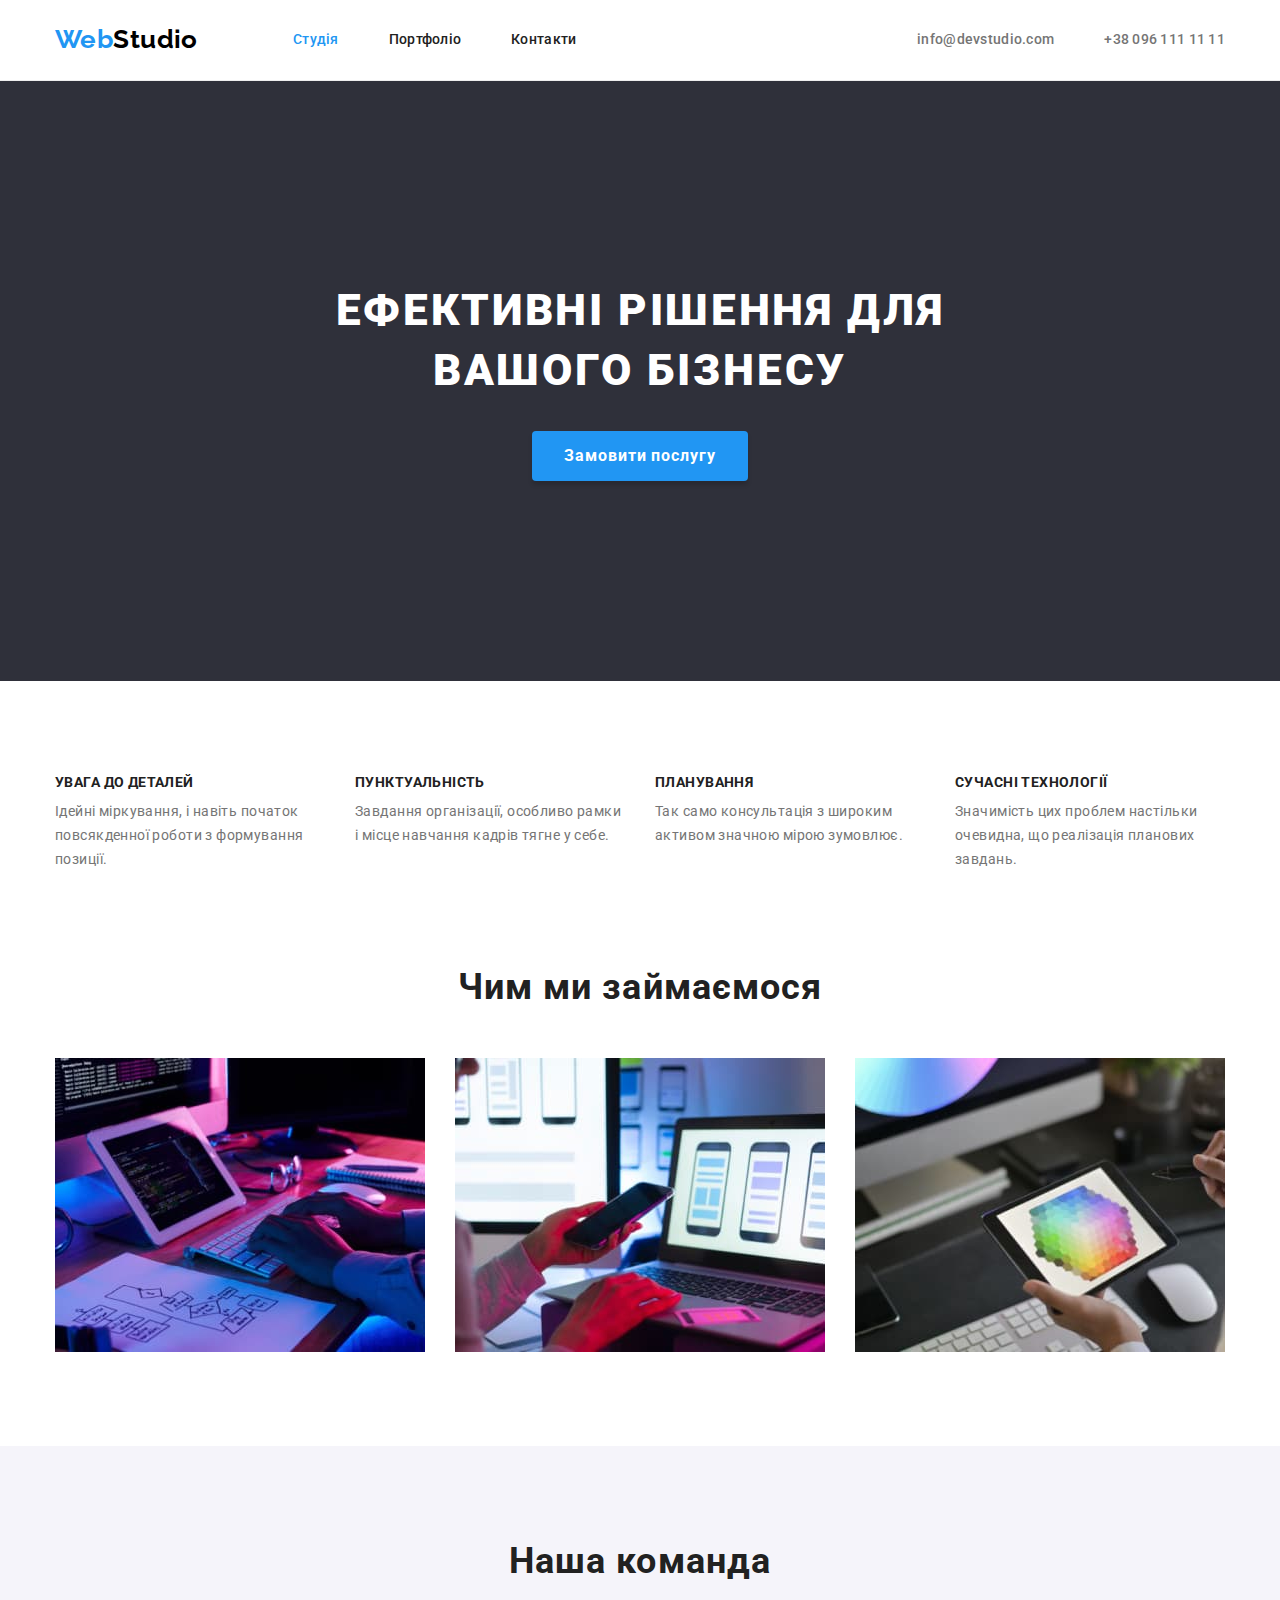
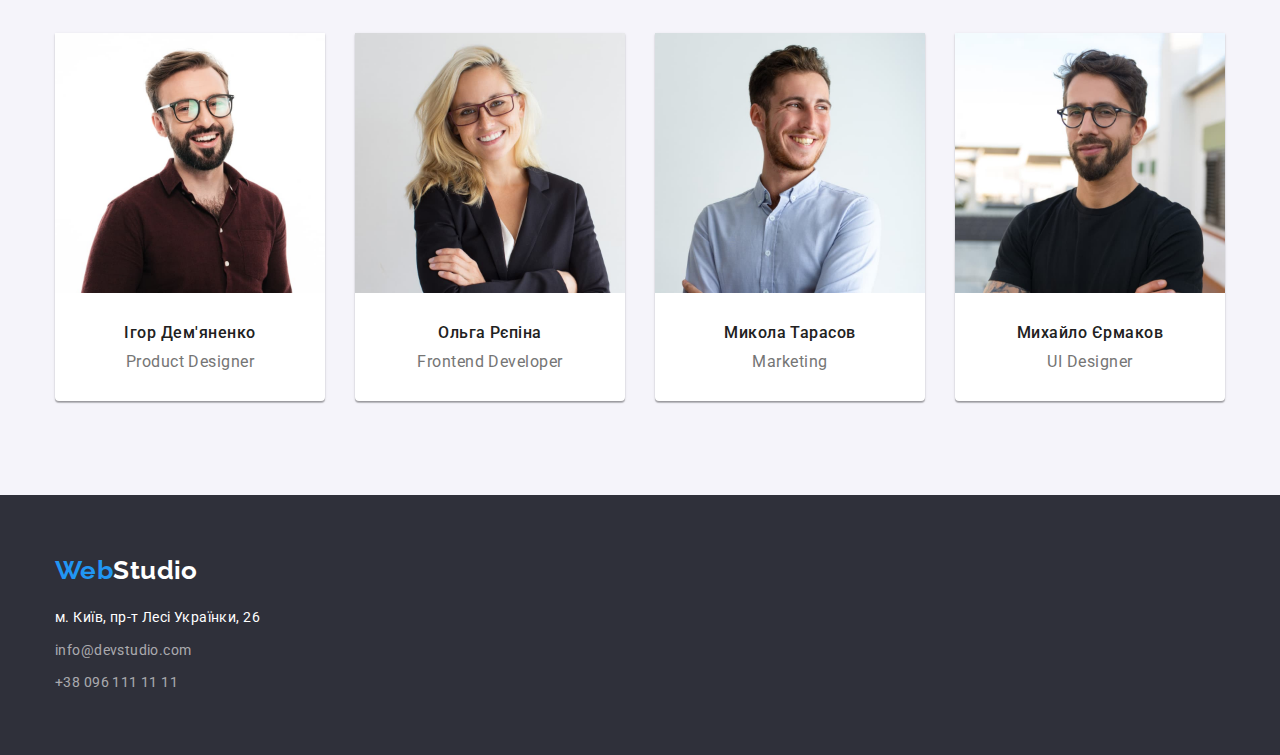
<file: index.html>
<!DOCTYPE html>
<html lang="uk">
  <head>
    <meta charset="UTF-8" />
    <meta http-equiv="X-UA-Compatible" content="IE=edge" />
    <meta name="viewport" content="width=device-width, initial-scale=1.0" />
    <title>Document</title>
    <link
      href="https://fonts.googleapis.com/css2?family=Raleway:wght@700&family=Roboto:wght@400;500;700;900&display=swap"
      rel="stylesheet"
    />
    <link
      rel="stylesheet"
      href="https://cdn.jsdelivr.net/npm/modern-normalize@1.1.0/modern-normalize.min.css"
    />
    <link rel="stylesheet" href="./css/styles.css" />
  </head>

  <body>
    <header class="header">
      <div class="container">
        <!-- Головна навігація -->
        <nav class="nav">
          <a class="logo link" href="./index.html"
            ><span class="logo-text">Web</span>Studio</a
          >
          <ul class="list">
            <li class="item">
              <a class="link current" href="./index.html">Студія</a>
            </li>
            <li class="item">
              <a class="link" href="./portfolio.html">Портфоліо</a>
            </li>
            <li class="item">
              <a class="link" href="#address">Контакти</a>
            </li>
          </ul>
        </nav>
        <ul class="contacts list">
          <li class="item">
            <a class="link" href="mailto:info@devstudio.com"
              >info@devstudio.com</a
            >
          </li>
          <li class="item">
            <a class="link" href="tel:+380961111111">+38 096 111 11 11</a>
          </li>
        </ul>
      </div>
    </header>
    <main>
      <!-- Блок Герой -->
      <section class="hero">
        <div class="container">
          <h1 class="hero-titel">
            Ефективні рішення для <br />
            вашого бізнесу
          </h1>
          <button class="button" type="button">Замовити послугу</button>
        </div>
      </section>
      <!-- Наші переваги -->
      <section class="advantages section">
        <div class="container">
          <h2 class="hidden">УВАГА ДО ДЕТАЛЕЙ</h2>
          <ul class="list">
            <li class="item">
              <h3 class="sup-titel">УВАГА ДО ДЕТАЛЕЙ</h3>
              <p class="text">
                Ідейні міркування, і навіть початок повсякденної роботи з
                формування позиції.
              </p>
            </li>
            <li class="item">
              <h3 class="sup-titel">ПУНКТУАЛЬНІСТЬ</h3>
              <p class="text">
                Завдання організації, особливо рамки і місце навчання кадрів
                тягне у себе.
              </p>
            </li>
            <li class="item">
              <h3 class="sup-titel">ПЛАНУВАННЯ</h3>
              <p class="text">
                Так само консультація з широким активом значною мірою зумовлює.
              </p>
            </li>
            <li class="item">
              <h3 class="sup-titel">СУЧАСНІ ТЕХНОЛОГІЇ</h3>
              <p class="text">
                Значимість цих проблем настільки очевидна, що реалізація
                планових завдань.
              </p>
            </li>
          </ul>
        </div>
      </section>
      <!-- Чим ми займаємося -->
      <section class="work section">
        <div class="container">
          <h2 class="titel">Чим ми займаємося</h2>
          <ul class="list">
            <li class="item">
              <img
                src="./foto/foto1.jpg"
                alt="Робота з кодом"
                width="370"
                height="294"
              />
            </li>
            <li class="item">
              <img
                src="./foto/foto2jpg.jpg"
                alt="Мобільні додатки"
                width="370"
                height="294"
              />
            </li>
            <li class="item">
              <img
                src="./foto/foto3.jpg"
                alt="Веб-дизайн"
                width="370"
                height="294"
              />
            </li>
          </ul>
        </div>
      </section>
      <!-- Команда -->
      <section class="team section">
        <div class="container">
          <h2 class="titel">Наша команда</h2>
          <ul class="list">
            <li class="card">
              <img src="./foto/img-1.jpg" alt="Игорь" width="270" />
              <div class="wrapper">
                <h3 class="title">Ігор Дем'яненко</h3>
                <p class="texto">Product Designer</p>
              </div>
            </li>
            <li class="card">
              <img src="./foto/img-2.jpg" alt="Ольга" width="270" />
              <div class="wrapper">
                <h3 class="title">Ольга Рєпіна</h3>
                <p class="texto">Frontend Developer</p>
              </div>
            </li>
            <li class="card">
              <img src="./foto/img-3jpg.jpg" alt="Николай" width="270" />
              <div class="wrapper">
                <h3 class="title">Микола Тарасов</h3>
                <p class="texto">Marketing</p>
              </div>
            </li>
            <li class="card">
              <img src="./foto/img-4jpg.jpg" alt="Михаил" width="270" />
              <div class="wrapper">
                <h3 class="title">Михайло Єрмаков</h3>
                <p class="texto">UI Designer</p>
              </div>
            </li>
          </ul>
        </div>
      </section>
    </main>
    <!-- Футер -->
    <footer class="footer">
      <div class="container">
        <a class="logo link" href="./index.html"
          ><span class="logo-text">Web</span>Studio</a
        >
        <address id="address" class="address">
          <p class="text">м. Київ, пр-т Лесі Українки, 26</p>
          <ul class="list">
            <li>
              <a class="link" href="mailto:info@devstudio.com"
                >info@devstudio.com</a
              >
            </li>
            <li>
              <a class="link" href="tel:+380961111111">+38 096 111 11 11</a>
            </li>
          </ul>
        </address>
      </div>
    </footer>
  </body>
</html>
</file>
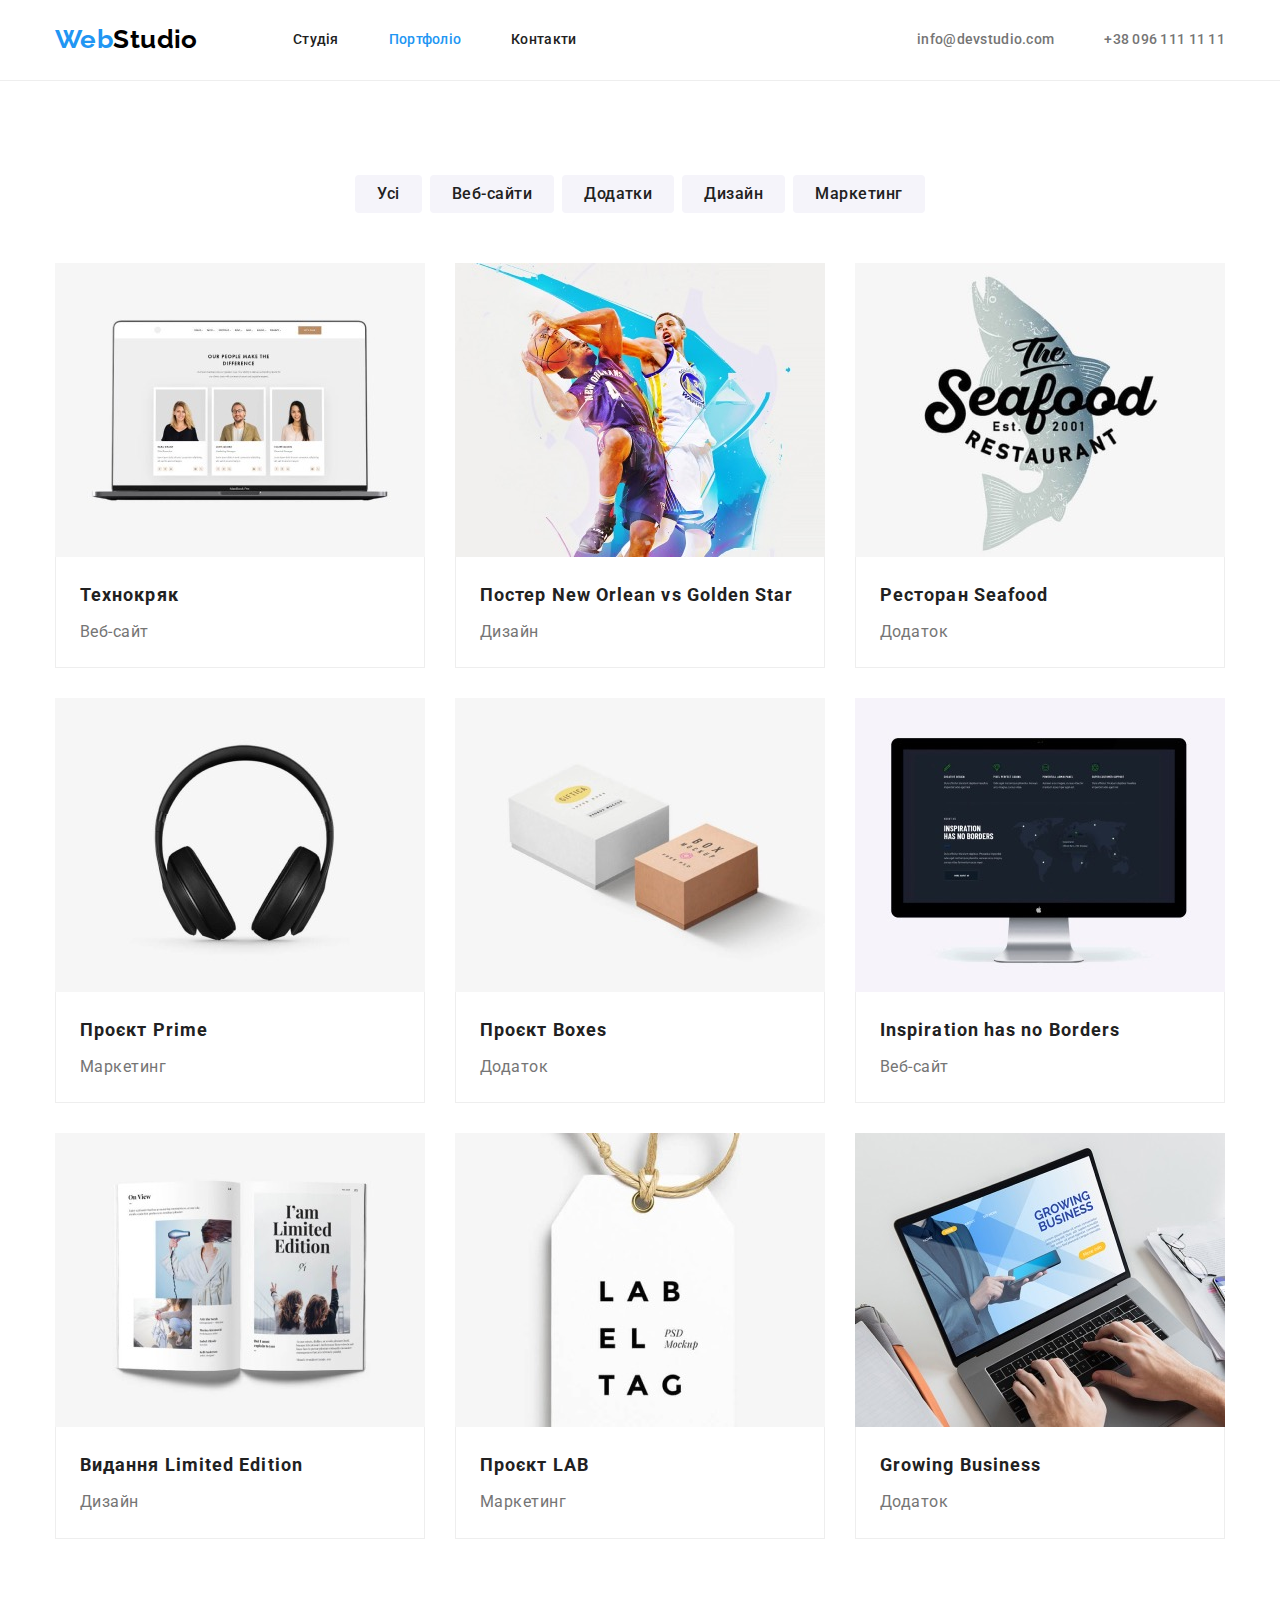
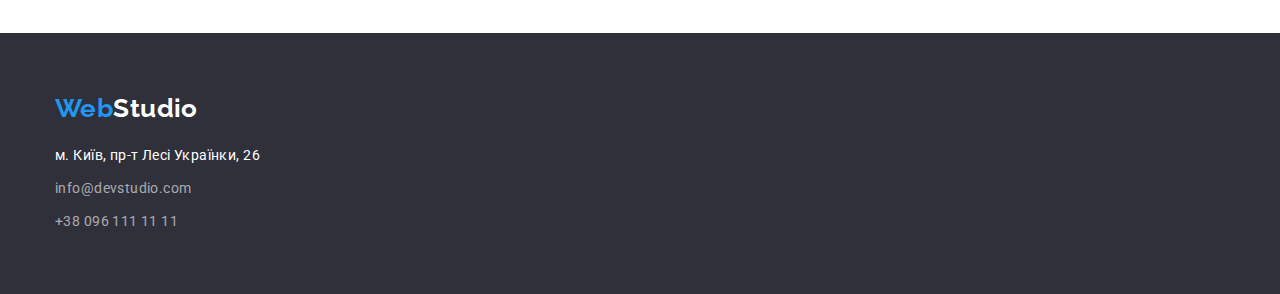
<file: portfolio.html>
<!DOCTYPE html>
<html lang="uk">
  <head>
    <meta charset="UTF-8" />
    <meta http-equiv="X-UA-Compatible" content="IE=edge" />
    <meta name="viewport" content="width=device-width, initial-scale=1.0" />
    <title>Document</title>
    <link
      href="https://fonts.googleapis.com/css2?family=Raleway:wght@700&family=Roboto:wght@400;500;700;900&display=swap"
      rel="stylesheet"
    />
    <link
      rel="stylesheet"
      href="https://cdn.jsdelivr.net/npm/modern-normalize@1.1.0/modern-normalize.min.css"
    />
    <link rel="stylesheet" href="./css/styles.css" />
  </head>

  <body>
    <header class="header">
      <div class="container">
        <!-- Головна навігація -->
        <nav class="nav">
          <a class="logo link" href="./index.html"
            ><span class="logo-text">Web</span>Studio</a
          >
          <ul class="list">
            <li class="item">
              <a class="link" href="./index.html">Студія</a>
            </li>
            <li class="item">
              <a class="link current" href="./portfolio.html">Портфоліо</a>
            </li>
            <li class="item">
              <a class="link" href="#address">Контакти</a>
            </li>
          </ul>
        </nav>
        <ul class="contacts list">
          <li class="item">
            <a class="link" href="mailto:info@devstudio.com"
              >info@devstudio.com</a
            >
          </li>
          <li class="item">
            <a class="link" href="tel:+380961111111">+38 096 111 11 11</a>
          </li>
        </ul>
      </div>
    </header>
    <!-- Основний контент -->
    <main>
      <section class="galerry">
        <div class="container">
          <h1 class="visually-hidden">Приклади робіт</h1>
          <ul class="list">
            <li class="item">
              <button class="galerry-button" type="button">Усі</button>
            </li>
            <li class="item">
              <button class="galerry-button" type="button">Веб-сайти</button>
            </li>
            <li class="item">
              <button class="galerry-button" type="button">Додатки</button>
            </li>
            <li class="item">
              <button class="galerry-button" type="button">Дизайн</button>
            </li>
            <li class="item">
              <button class="galerry-button" type="button">Маркетинг</button>
            </li>
          </ul>
          <ul class="list">
            <li class="galerry-card">
              <a class="link" href=""
                ><img
                  src="./image/img-1.jpg"
                  alt="Сторінка веб-сайта"
                  width="370"
                  height="294"
                />
                <div class="info">
                  <h2 class="titel">Технокряк</h2>
                  <p class="textg">Веб-сайт</π>
                </div>
              </a>
            </li>
            <li class="galerry-card">
              <a class="link" href=""
                ><img
                  src="./image/img-2.jpg"
                  alt="Два баскетболіста"
                  width="370"
                  height="294"
                />
                <div class="info">
                  <h2 class="titel">Постер New Orlean vs Golden Star</h2>
                  <p class="textg">Дизайн</π>
                </div>
              </a>
            </li>
            <li class="galerry-card">
              <a class="link" href=""
                ><img
                  src="./image/img-3.jpg"
                  alt="Логотип ресторана"
                  width="370"
                  height="294"
                />
                <div class="info">
                  <h2 class="titel">Ресторан Seafood</h2>
                  <p class="textg">Додаток</π>
                </div>
              </a>
            </li>
            <li class="galerry-card">
              <a class="link" href="">
                <img
                  src="./image/img-4.jpg"
                  alt="Чорні навушники"
                  width="370"
                  height="294"
                />
                <div class="info">
                  <h2 class="titel">Проєкт Prime</h2>
                  <p class="textg">Маркетинг</π>
                </div>
              </a>
            </li>
            <li class="galerry-card">
              <a class="link" href="">
                <img
                  src="./image/img-5.jpg"
                  alt="Дві коробки"
                  width="370"
                  height="294"
                />
                <div class="info">
                  <h2 class="titel">Проєкт Boxes</h2>
                  <p class="textg">Додаток</π>
                </div>
              </a>
            </li>
            <li class="galerry-card">
              <a class="link" href=""
                ><img
                  src="./image/img-6.jpg"
                  alt="Сторінка Веб-сайта"
                  width="370"
                  height="294"
                />
                <div class="info">
                  <h2 class="titel">Inspiration has no Borders</h2>
                  <p class="textg">Веб-сайт</π>
                </div>
              </a>
            </li>
            <li class="galerry-card">
              <a class="link" href="">
                <img
                  src="./image/img-7.jpg"
                  alt="Розкрита книга"
                  width="370"
                  height="294"
                />
                <div class="info">
                  <h2 class="titel">Видання Limited Edition</h2>
                  <p class="textg">Дизайн</π>
                </div>
              </a>
            </li>
            <li class="galerry-card">
              <a class="link" href=""
                ><img
                  src="./image/img-8.jpg"
                  alt=" Надпис Lab el tag на ярилку"
                  width="370"
                  height="294"
                />
                <div class="info">
                  <h2 class="titel">Проєкт LAB</h2>
                  <p class="textg">Маркетинг</π>
                </div>
              </a>
            </li>
            <li class="galerry-card">
              <a class="link" href=""
                ><img
                  src="./image/img-9.jpg"
                  alt="Людина працює за ноутбуком"
                  width="370"
                  height="294"
                />
                <div class="info">
                  <h2 class="titel">Growing Business</h2>
                  <p class="textg">Додаток</π>
                </div>
              </a>
            </li>
          </ul>
        </div>
      </section>
    </main>
    <!-- Футер  -->
    <footer class="footer">
      <div class="container">
        <a class="logo link" href="./index.html"
          ><span class="logo-text">Web</span>Studio</a
        >
        <address id="address" class="address">
          <p class="text">м. Київ, пр-т Лесі Українки, 26</p>
          <ul class="list">
            <li>
              <a class="link" href="mailto:info@devstudio.com"
                >info@devstudio.com</a
              >
            </li>
            <li>
              <a class="link" href="tel:+380961111111">+38 096 111 11 11</a>
            </li>
          </ul>
        </address>
      </div>
    </footer>
  </body>
</html>
</file>
<file: css/styles.css>
:root {
  --primary-text-color: #757575;
  --primary-bg-color: #ffffff;
  --secondary-bg-color: #f5f4fa;
  --footer-hero-bg-color: #2f303a;
  --titel-link-color: #212121;
  --secondary-link-color: #757575;
  --accent-color: #2196f3;
  --logo-up-color: #000000;
  --logo-down-color: #ffffff;
  --address-color: #ffffff;
  --address-secondary-color: rgba(255, 255, 255, 0.6);
  --site-border-card: #eeeeee;
}
h1,
h2,
h3,
h4,
h5,
h6,
p {
  margin: 0px;
}
body {
  color: var(--primary-text-color);
  background-color: var(--primery-bg-color);
  font-family: Roboto, sans-serif;
  font-size: 14px;
  line-height: 1.71;
  letter-spacing: 0.03em;
}

/* списки */
.list {
  list-style: none;
  padding: 0;
  margin: 0;
}

/* ссилки */
.link {
  text-decoration: none;
}

/* заголовки */
.titel {
  color: var(--titel-link-color);

  font-weight: 700;
  font-size: 36px;
  line-height: 1.17;
  text-align: center;
  letter-spacing: 0.03em;
}

.hidden {
  display: none;
}

/* контейнер */
.container {
  margin-right: auto;
  margin-left: auto;
  width: 1200px;
  padding-left: 15px;
  padding-right: 15px;
}

/* Шапка */
.header {
  border-bottom: 1px solid var(--site-border-card);
}

.header > .container {
  display: flex;
  justify-content: space-between;
}

.nav {
  display: flex;
  justify-content: space-between;
  align-items: center;
}

.nav > .list {
  display: flex;
  padding: 0px;
}

/* Логотип */
.logo {
  margin-right: 93px;

  color: var(--logo-up-color);

  font-family: Raleway, sans-serif;
  font-weight: 700;
  font-size: 26px;
  line-height: 1.19;
  width: 145px;
  height: 31px;
}

.footer .logo {
  color: var(--logo-down-color);
}

.logo-text {
  color: var(--accent-color);
}

/* Навігація сайта */
.nav > .list .link {
  display: block;
  padding-top: 32px;
  padding-bottom: 32px;

  color: var(--titel-link-color);

  font-weight: 500;
  font-size: 14px;
  line-height: 1.14;
  letter-spacing: 0.02em;
}

.nav > .list > .item:not(:last-child) {
  margin-right: 50px;
}

.nav > .list .link:hover,
.nav > .list .link:focus {
  color: var(--accent-color);
}

.nav > .list .link.current {
  color: var(--accent-color);
}

/* контакти */
.contacts.list {
  display: flex;
  align-items: center;
}

.contacts > .item:not(:last-child) {
  padding-left: 0px;
  margin-right: 50px;
}

.contacts .link {
  display: block;
  padding-top: 32px;
  padding-bottom: 32px;

  color: var(--secondary-link-color);

  font-weight: 500;
  font-size: 14px;
  line-height: 1.14;
  letter-spacing: 0.02em;
}

.contacts .link:hover,
.contacts .link:focus {
  color: var(--accent-color);
}

/* Блок герой */
.hero {
  padding: 200px 0;
  margin-right: auto;
  margin-left: auto;

  max-width: 1600px;
  background-color: var(--footer-hero-bg-color);
}

.hero > .container {
  display: flex;
  flex-direction: column;
  align-items: center;
  justify-content: center;
}

.hero-titel {
  margin-top: 0px;
  margin-bottom: 30px;

  color: var(--primary-bg-color);

  font-weight: 900;
  font-size: 44px;
  line-height: 1.36;
  text-align: center;
  letter-spacing: 0.06em;
  text-transform: uppercase;
}

.button {
  padding: 10px 32px;
  border: none;
  border-radius: 4px;
  box-shadow: 0px 4px 4px rgba(0, 0, 0, 0.15);
  color: var(--primary-bg-color);
  background-color: var(--accent-color);
  font-family: inherit;
  font-weight: 700;
  font-size: 16px;
  line-height: 1.87;
  letter-spacing: 0.06em;
  cursor: pointer;
}

.button:hover,
.button:focus {
  color: #ffffff;
  background: #188ce8;
}

/* Блок Наші переваги */

.advantages > .container > .list {
  display: flex;
}

.advantages .sup-titel {
  margin-top: 0px;
  margin-bottom: 10px;
  text-align: start;
  font-weight: 700;
  font-size: 14px;
  line-height: 1.14;
  letter-spacing: 0.03em;
  text-transform: uppercase;
  color: var(--titel-link-color);
}

ul li title {
  margin-bottom: 10px;
}
.advantages .item {
  width: 270px;
}

.advantages .item:not(:last-child) {
  margin-right: 30px;
}

/* Блок Work  */
.work.section{
   padding-top: 0px;
}
.work .titel {
  margin: 0;
  margin-bottom: 50px;
  padding-top: 0;
}

.work .list {
  display: flex;
  justify-content: center;
}

.work .list > .item:not(:last-child) {
  margin-right: 30px;
}

.work .list > .item > img {
  display: block;
}
.section {
  padding-top: 94px;
  padding-bottom: 94px;
}
/* Блок Команда */
.team {
  background-color: var(--secondary-bg-color);
}

.team .titel {
  margin-bottom: 50px;
}

.team .list {
  display: flex;
}

.card:not(:last-child) {
  margin-right: 30px;
}

.card {
  border-radius: 0px 0px 4px 4px;
  box-shadow: 0px 1px 3px rgba(0, 0, 0, 0.12), 0px 1px 1px rgba(0, 0, 0, 0.14),
    0px 2px 1px rgba(0, 0, 0, 0.2);
  background-color: var(--primary-bg-color);
}

.title {
  margin-bottom: 10px;
  font-weight: 500;
  font-size: 16px;
  line-height: 1.19;
  text-align: center;
  letter-spacing: 0.03em;
  color: var(--titel-link-color);
}

.texto {
  text-align: center;
  font-size: 16px;
  line-height: 1.19;
  letter-spacing: 0.03em;
  color: var(--primary-text-color);
}

.card > img {
  display: block;
}

/* Футер */
.footer {
  background-color: var(--footer-hero-bg-color);

  padding: 60px 0;
}

.footer > .container {
  display: flex;
  justify-content: center;
  flex-direction: column;
}

.address > .text {
  margin: 0;
  margin-top: 20px;
}

.address {
  color: var(--address-color);
  font-style: normal;
}

.address .link {
  color: var(--address-secondary-color);

  display: inline-block;
  margin-top: 9px;
}

.address .link:hover,
.address .link:focus {
  color: var(--accent-color);
}

/* Портфоліо */
.galerry {
  padding-top: 94px;
  padding-bottom: 94px;
}

.galerry > .container > .list {
  display: flex;
  justify-content: center;
  flex-wrap: wrap;
}

.galerry .list:first-of-type {
  margin-bottom: 50px;
}

.galerry .item:not(:last-child) {
  margin-right: 8px;
}

/* кнопки галереї */
.galerry-button {
  padding: 6px 22px;
  border-radius: 4px;
  border: none;
  color: var(--titel-link-color);
  background-color: var(--secondary-bg-color);
  font-family: Roboto, sans-serif;
  font-weight: 500;
  font-size: 16px;
  line-height: 1.6;
  letter-spacing: 0.03em;
  cursor: pointer;
}

.galerry-button:hover,
.galerry-button:focus {
  color: var(--primary-bg-color);
  background-color: var(--accent-color);
  box-shadow: 0px 3px 1px rgba(0, 0, 0, 0.1), 0px 1px 2px rgba(0, 0, 0, 0.08),
    0px 2px 2px rgba(0, 0, 0, 0.12);
}

/* Карти галереї */
.galerry-card {
  width: 370px;
}
.galerry-card .textg {
  color: var(--primary-text-color);
  font-size: 16px;
  line-height: 1.9;
  letter-spacing: 0.03em;
}

.galerry-card .titel {
  margin-bottom: 4px;
  font-weight: 700;
  font-size: 18px;
  line-height: 2;
  letter-spacing: 0.06em;
  text-align: start;
}

.galerry-card:not(:nth-child(3n + 3)) {
  margin-right: 30px;
}

.galerry-card:not(:nth-last-child(-n + 3)) {
  margin-bottom: 30px;
}

.galerry-card img {
  display: block;
}

.galerry-card > .link {
  color: inherit;
}

.info {
  padding: 20px 24px;
  border-right: 1px solid var(--site-border-card);
  border-left: 1px solid var(--site-border-card);
  border-bottom: 1px solid var(--site-border-card);
}
/* Visually hidden */
.visually-hidden {
  position: absolute;
  white-space: nowrap;
  width: 1px;
  height: 1px;
  overflow: hidden;
  border: 0;
  padding: 0;
  clip: rect(0 0 0 0);
  clip-path: inset(50%);
  margin: -1px;
}
.wrapper {
  padding-top: 30px;
  padding-bottom: 30px;
}
</file>
